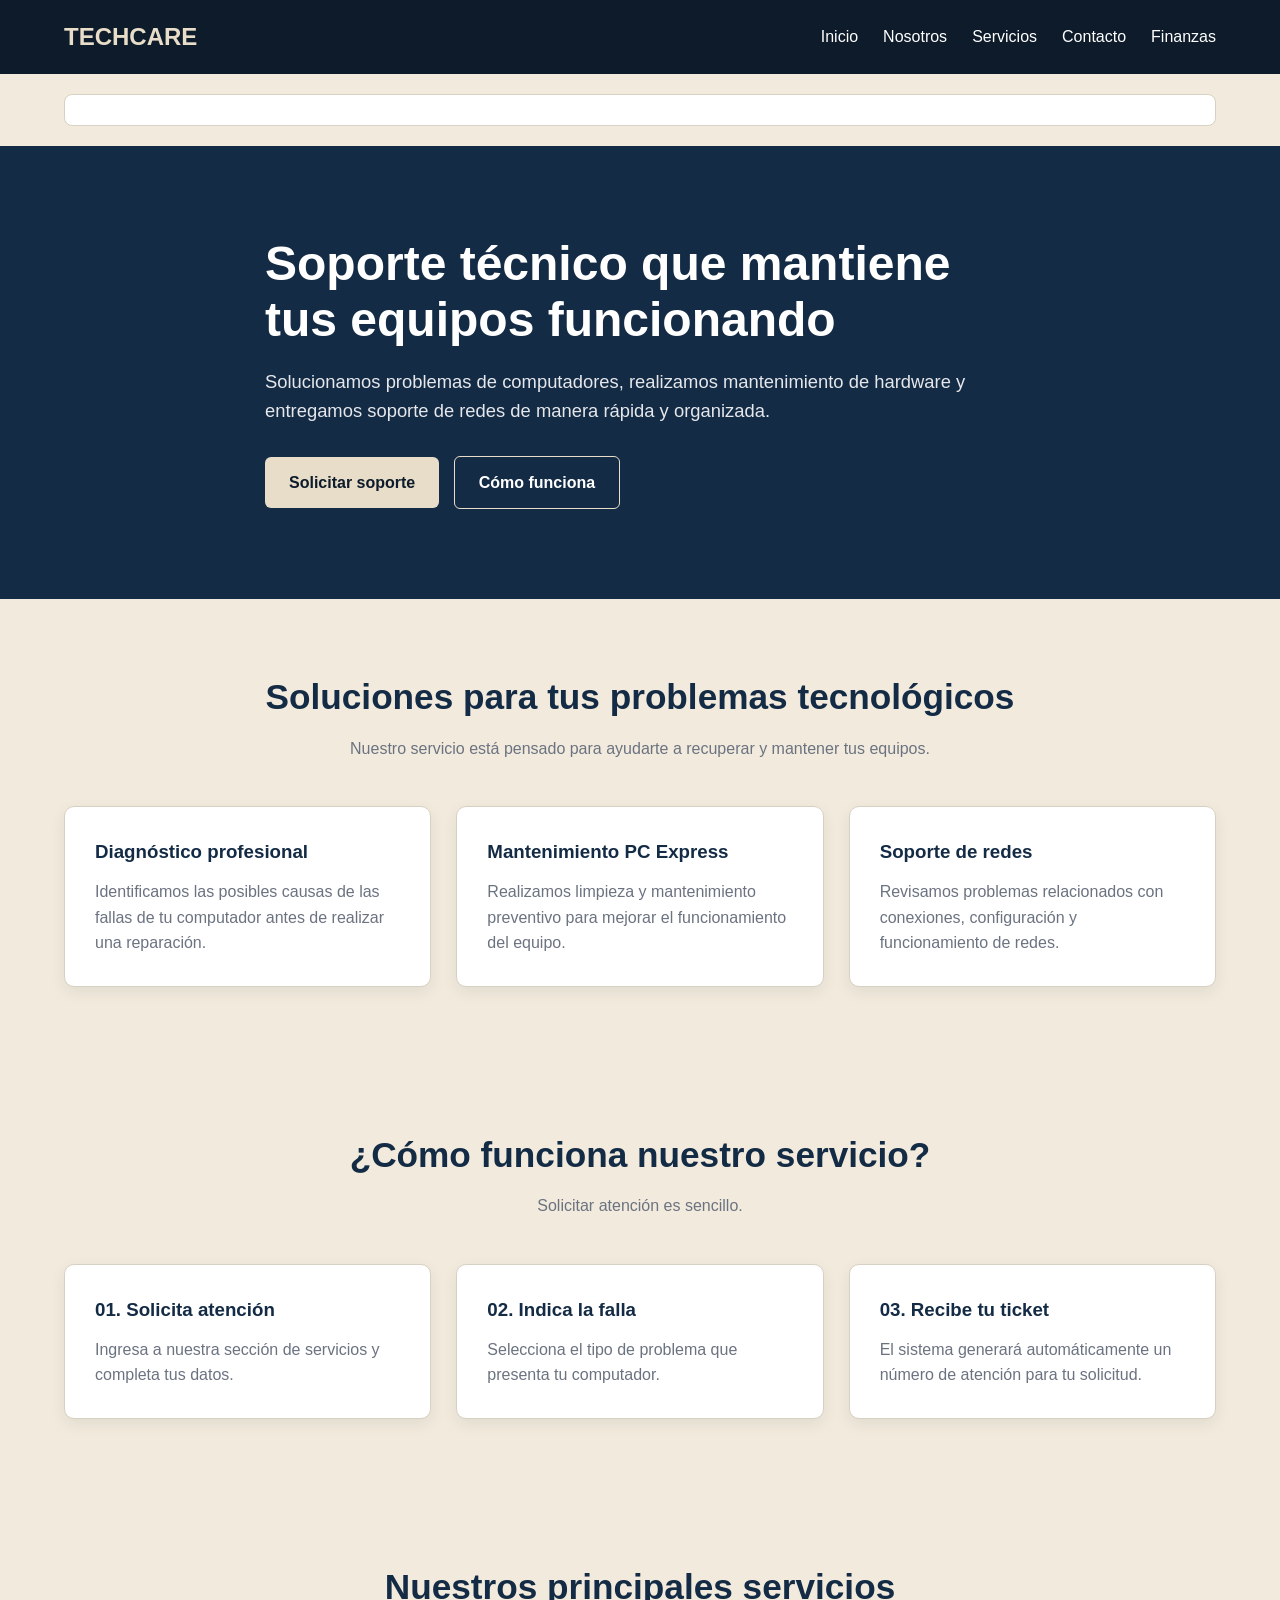
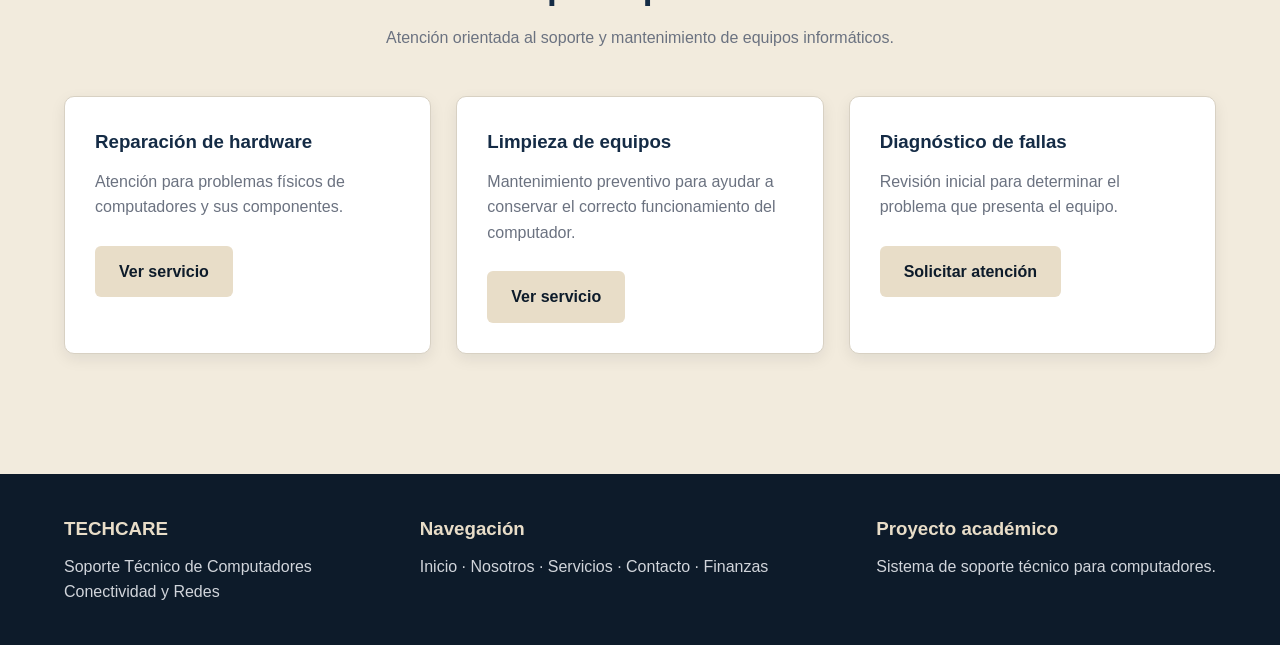
<file: index.html>
<!DOCTYPE html>
<html lang="en">
<head>
    <meta charset="UTF-8">
    <meta name="viewport" content="width=device-width, initial-scale=1.0">
    <meta name="author" content="Mariangel Camargo">
    <meta name="descripcion" content="Centro lider en soporte técnico de computadores y mantenimiento PC express con atención profecional de hardware.">
    <meta name="keywords" content="Soporte tecnico computadores, mantenimiento pc, reparación liceo, soporte de redes">
    <link rel="stylesheet" href="css/style.css">
    <title>Soporte Técnico de computadores </title>
</head>
<body>

    <header>
        <div class="container navbar">

            <div class="logo">
                TECHCARE
            </div>

            <nav>
                <ul class="nav-links">
                    <li><a href="index.html">Inicio</a></li>
                    <li><a href="nosotros (2).html">Nosotros</a></li>
                    <li><a href="servicios (2).html">Servicios</a></li>
                    <li><a href="contacto (2).html">Contacto</a></li>
                    <li><a href="finanzas (2).html">Finanzas</a></li>
                </ul>
            </nav>

        </div>
    </header>


        <main>
            <div id="estado-sistema" class="estado-sistema">
            </div>


        <section class="hero">

            <div class="container hero-content">

                <h1>
                    Soporte técnico que mantiene tus equipos funcionando
                </h1>

                <p>
                    Solucionamos problemas de computadores, realizamos
                    mantenimiento de hardware y entregamos soporte de redes
                    de manera rápida y organizada.
                </p>

                <a href="servicios (2).html" class="btn btn-primary">
                    Solicitar soporte
                </a>

                <a href="#como-funciona" class="btn btn-secondary">
                    Cómo funciona
                </a>

            </div>

        </section>

        <section class="section">

            <div class="container">

                <div class="section-title">

                    <h2>
                        Soluciones para tus problemas tecnológicos
                    </h2>

                    <p>
                        Nuestro servicio está pensado para ayudarte a
                        recuperar y mantener tus equipos.
                    </p>

                </div>


                <div class="cards">

                    <article class="card">

                        <h3>
                            Diagnóstico profesional
                        </h3>

                        <p>
                            Identificamos las posibles causas de las fallas
                            de tu computador antes de realizar una reparación.
                        </p>

                    </article>


                    <article class="card">

                        <h3>
                            Mantenimiento PC Express
                        </h3>

                        <p>
                            Realizamos limpieza y mantenimiento preventivo
                            para mejorar el funcionamiento del equipo.
                        </p>

                    </article>


                    <article class="card">

                        <h3>
                            Soporte de redes
                        </h3>

                        <p>
                            Revisamos problemas relacionados con conexiones,
                            configuración y funcionamiento de redes.
                        </p>

                    </article>

                </div>

            </div>

        </section>

        <section class="section" id="como-funciona">

            <div class="container">

                <div class="section-title">

                    <h2>
                        ¿Cómo funciona nuestro servicio?
                    </h2>

                    <p>
                        Solicitar atención es sencillo.
                    </p>

                </div>


                <div class="cards">

                    <article class="card">

                        <h3>01. Solicita atención</h3>

                        <p>
                            Ingresa a nuestra sección de servicios y
                            completa tus datos.
                        </p>

                    </article>


                    <article class="card">

                        <h3>02. Indica la falla</h3>

                        <p>
                            Selecciona el tipo de problema que presenta
                            tu computador.
                        </p>

                    </article>


                    <article class="card">

                        <h3>03. Recibe tu ticket</h3>

                        <p>
                            El sistema generará automáticamente un número
                            de atención para tu solicitud.
                        </p>

                    </article>

                </div>

            </div>

        </section>

        <section class="section">

            <div class="container">

                <div class="section-title">

                    <h2>
                        Nuestros principales servicios
                    </h2>

                    <p>
                        Atención orientada al soporte y mantenimiento
                        de equipos informáticos.
                    </p>

                </div>


                <div class="cards">

                    <article class="card">

                        <h3>
                            Reparación de hardware
                        </h3>

                        <p>
                            Atención para problemas físicos de computadores
                            y sus componentes.
                        </p>

                        <br>

                        <a href="servicios (2).html" class="btn btn-primary">
                            Ver servicio
                        </a>

                    </article>


                    <article class="card">

                        <h3>
                            Limpieza de equipos
                        </h3>

                        <p>
                            Mantenimiento preventivo para ayudar a conservar
                            el correcto funcionamiento del computador.
                        </p>

                        <br>

                        <a href="servicios (2).html" class="btn btn-primary">
                            Ver servicio
                        </a>

                    </article>


                    <article class="card">

                        <h3>
                            Diagnóstico de fallas
                        </h3>

                        <p>
                            Revisión inicial para determinar el problema
                            que presenta el equipo.
                        </p>

                        <br>

                        <a href="servicios (2).html" class="btn btn-primary">
                            Solicitar atención
                        </a>

                    </article>

                </div>

            </div>

        </section>

        

    </main>

    <footer>

        <div class="container footer-content">

            <div>

                <h3>
                    TECHCARE
                </h3>

                <p>
                    Soporte Técnico de Computadores
                </p>

                <p>
                    Conectividad y Redes
                </p>

            </div>


            <div>

                <h3>
                    Navegación
                </h3>

                <p>
                    Inicio · Nosotros · Servicios · Contacto · Finanzas
                </p>

            </div>


            <div>

                <h3>
                    Proyecto académico
                </h3>

                <p>
                    Sistema de soporte técnico para computadores.
                </p>

            </div>

        </div>

    </footer>


</body>

</html>
</file>
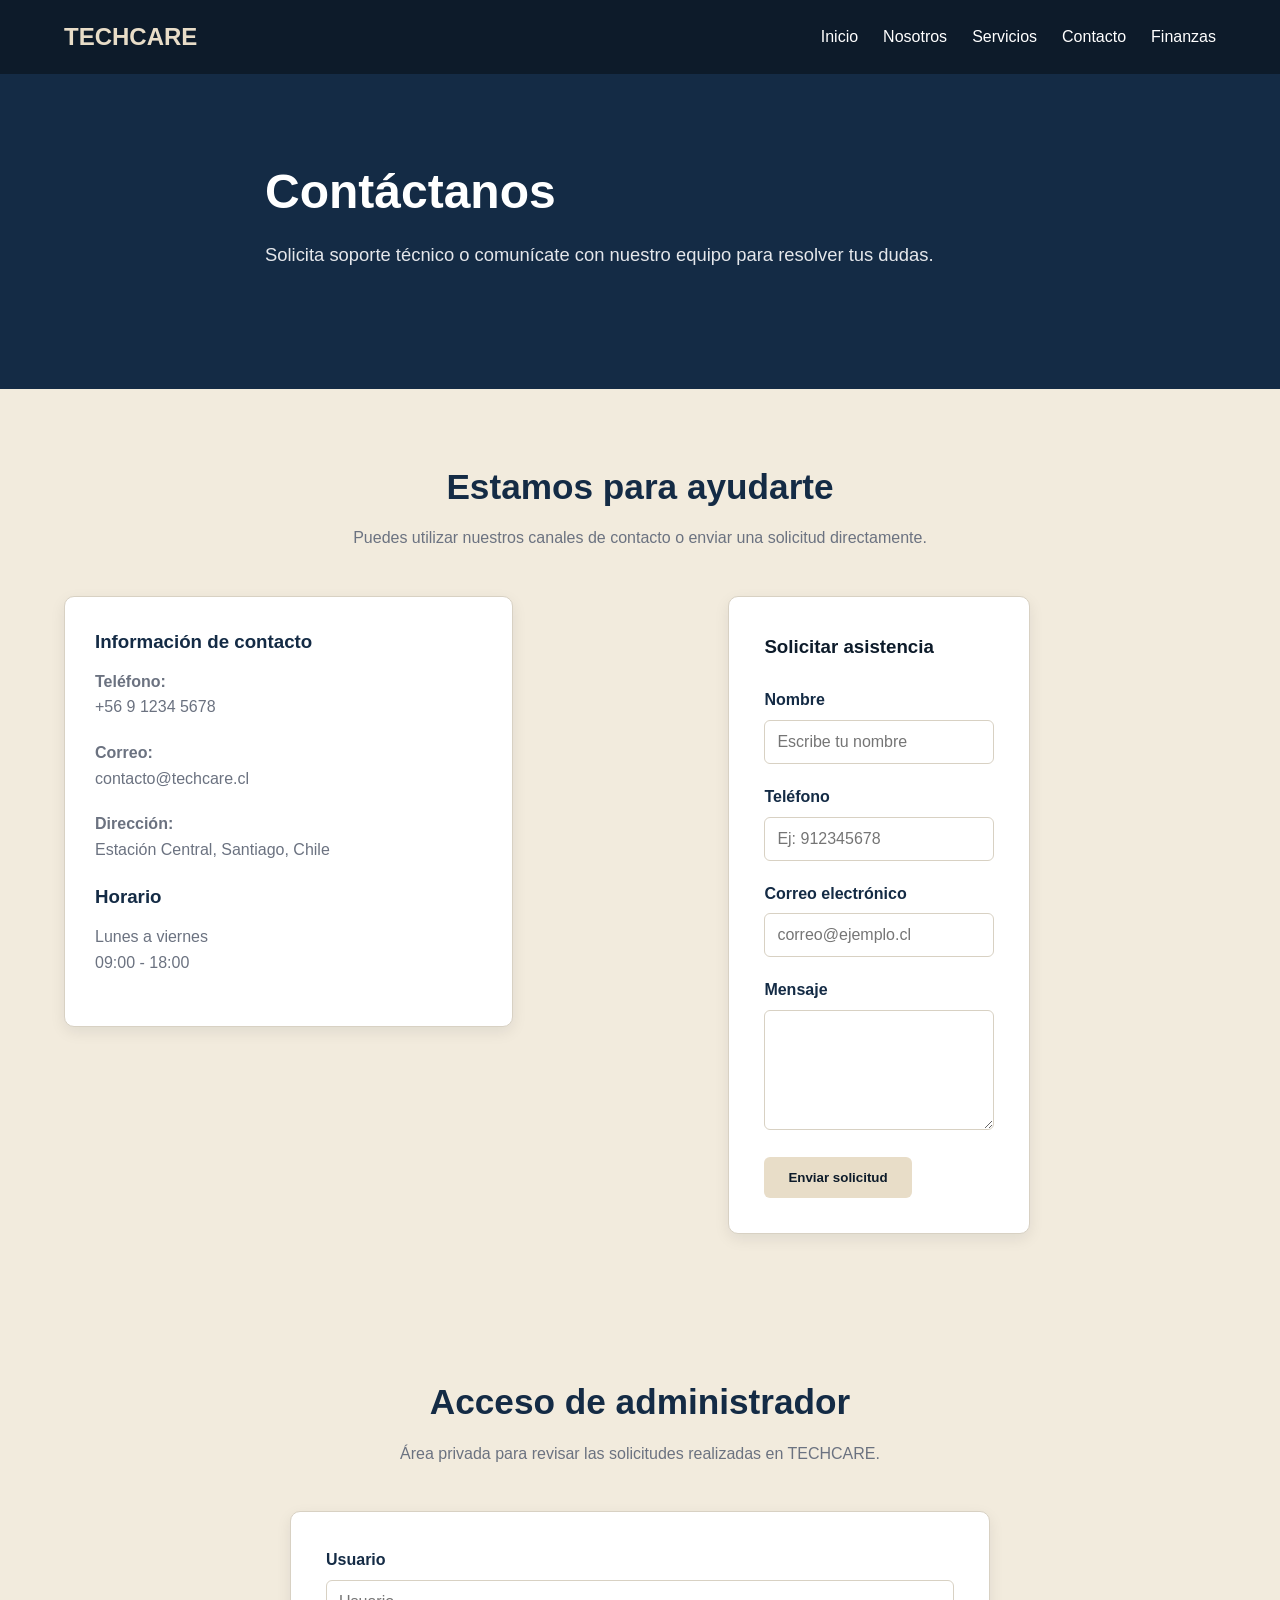
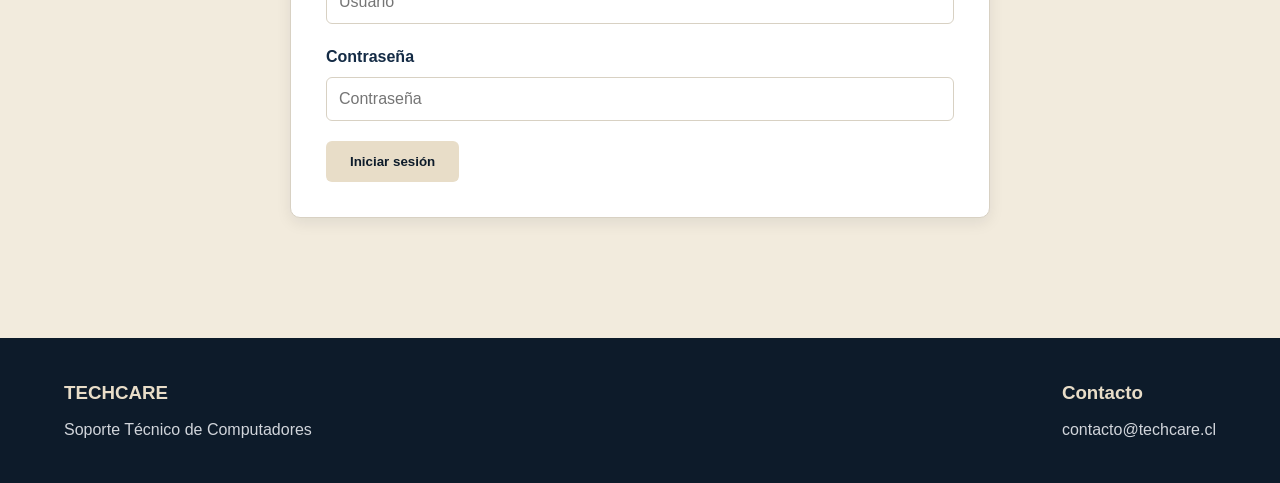
<file: contacto (2).html>
<!DOCTYPE html>
<html lang="en">
<head>
    <meta charset="UTF-8">
    <meta name="viewport" content="width=device-width, initial-scale=1.0">
    <meta name="author" content="Mariangel Camargo">
    <meta name="descripcion" content="Ponte en contacto con nuestro equipo de expertos para consultas sobre nuestros servicios técnico de computadores, redes y mantenimiento PC ¡Escríbenos Ahora!.">
    <meta name="keywords" content="Soporte tecnico computadores, mantenimiento pc, reparación liceo, soporte de redes">
    <link rel="stylesheet" href="css/style.css">
    <title>Soporte Técnico de computadores</title>
</head>
<body>

    <header>
        <div class="container navbar">

            <a href="index.html" class="logo">TECHCARE</a>

            <nav>
                <ul class="nav-links">
                    <li><a href="index.html">Inicio</a></li>
                    <li><a href="nosotros (2).html">Nosotros</a></li>
                    <li><a href="servicios (2).html">Servicios</a></li>
                    <li><a href="contacto (2).html">Contacto</a></li>
                    <li><a href="finanzas (2).html">Finanzas</a></li>
                </ul>
            </nav>

        </div>
    </header>


    <main>

        <section class="hero">

            <div class="container hero-content">

                <h1>Contáctanos</h1>

                <p>
                    Solicita soporte técnico o comunícate con nuestro
                    equipo para resolver tus dudas.
                </p>

            </div>

        </section>


        <section class="section">

            <div class="container">

                <div class="section-title">

                    <h2>Estamos para ayudarte</h2>

                    <p>
                        Puedes utilizar nuestros canales de contacto
                        o enviar una solicitud directamente.
                    </p>

                </div>


                <div class="contact-grid">


                    <!-- INFORMACIÓN DE CONTACTO -->

                    <div class="card">

                        <h3>Información de contacto</h3>

                        <p>
                            <strong>Teléfono:</strong><br>
                            +56 9 1234 5678
                        </p>

                        <p>
                            <strong>Correo:</strong><br>
                            contacto@techcare.cl
                        </p>

                        <p>
                            <strong>Dirección:</strong><br>
                            Estación Central, Santiago, Chile
                        </p>

                        <h3>Horario</h3>

                        <p>
                            Lunes a viernes<br>
                            09:00 - 18:00
                        </p>

                    </div>


                    <!-- FORMULARIO -->

                    <div class="form-container">

                        <h3>Solicitar asistencia</h3>

                        <br>

                        <form id="contacto-form">

                            <div class="form-group">

                                <label for="nombre">
                                    Nombre
                                </label>

                                <input
                                    type="text"
                                    id="nombre"
                                    name="nombre"
                                    placeholder="Escribe tu nombre">

                            </div>


                            <div class="form-group">

                                <label for="telefono">
                                    Teléfono
                                </label>

                                <input
                                    type="text"
                                    id="telefono"
                                    name="telefono"
                                    placeholder="Ej: 912345678">

                            </div>


                            <div class="form-group">

                                <label for="correo">
                                    Correo electrónico
                                </label>

                                <input
                                    type="email"
                                    id="correo"
                                    name="correo"
                                    placeholder="correo@ejemplo.cl">

                            </div>


                            <div class="form-group">

                                <label for="mensaje">
                                    Mensaje
                                </label>

                                <textarea
                                    id="mensaje"
                                    name="mensaje"
                                    placeholder="Describe tu problema">
                                </textarea>

                            </div>


                            <div
                                id="error-contacto"
                                class="error-message">
                            </div>


                            <button
                                type="submit"
                                class="btn btn-primary">
                                Enviar solicitud
                            </button>


                            <div
                                id="exito-contacto"
                                class="success-message">
                            </div>

                        </form>

                    </div>

                </div>

            </div>

        </section>


        <!-- LOGIN ADMINISTRADOR -->

        <section class="section">

            <div class="container">

                <div class="section-title">

                    <h2>Acceso de administrador</h2>

                    <p>
                        Área privada para revisar las solicitudes
                        realizadas en TECHCARE.
                    </p>

                </div>


                <div class="form-container">

                    <form id="login-form">

                        <div class="form-group">

                            <label for="usuario">
                                Usuario
                            </label>

                            <input
                                type="text"
                                id="usuario"
                                placeholder="Usuario">

                        </div>


                        <div class="form-group">

                            <label for="password">
                                Contraseña
                            </label>

                            <input
                                type="password"
                                id="password"
                                placeholder="Contraseña">

                        </div>


                        <div
                            id="error-login"
                            class="error-message">
                        </div>


                        <button
                            type="submit"
                            class="btn btn-primary">
                            Iniciar sesión
                        </button>

                    </form>

                </div>


                <!-- PANEL ADMINISTRADOR -->

                <div
                    id="admin-panel"
                    class="section"
                    style="display: none;">

                    <div class="section-title">

                        <h2>Panel de administrador</h2>

                        <p>
                            Solicitudes y servicios registrados.
                        </p>

                    </div>


                    <div class="table-container">

                        <table>

                            <thead>

                                <tr>
                                    <th>Servicio</th>
                                    <th>Precio</th>
                                    <th>Cantidad</th>
                                    <th>Total</th>
                                </tr>

                            </thead>

                            <tbody id="tabla-admin">
                            </tbody>

                        </table>

                    </div>

                </div>

            </div>

        </section>

    </main>


    <footer>

        <div class="container footer-content">

            <div>
                <h3>TECHCARE</h3>
                <p>Soporte Técnico de Computadores</p>
            </div>

            <div>
                <h3>Contacto</h3>
                <p>contacto@techcare.cl</p>
            </div>

        </div>

    </footer>


    <script src="js/app.js"></script>

</body>

</html>
</file>
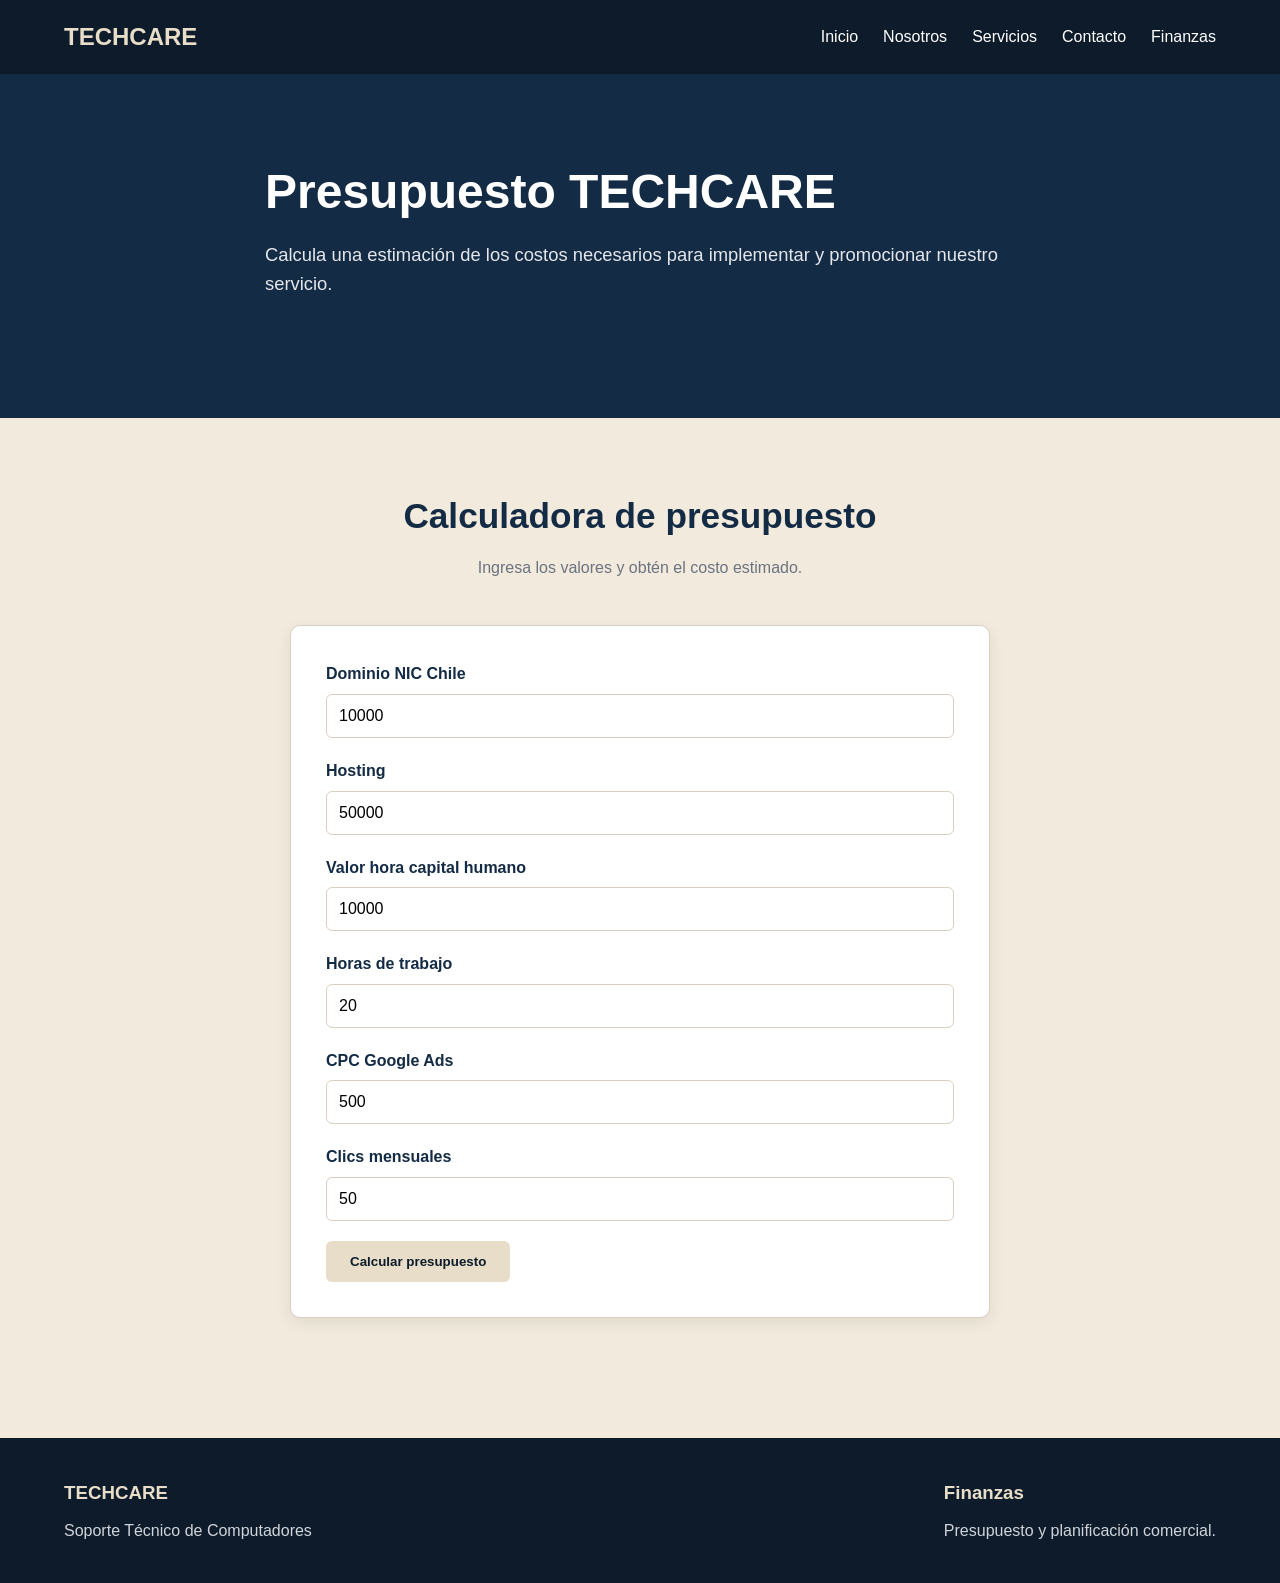
<file: finanzas (2).html>
<!DOCTYPE html>
<html lang="en">
<head>
    <meta charset="UTF-8">
    <meta name="viewport" content="width=device-width, initial-scale=1.0">
     <meta name="author" content="Mariangel Camargo">
    <meta name="descripcion" content="Descubre nuestros servicios de reparación hardware liceo, soporte técnico de computadores y mantenimiento PC con especialistas en taller.">
    <meta name="keywords" content="Soporte tecnico computadores, mantenimiento pc, reparación liceo, soporte de redes">
   <link rel="stylesheet" href="css/style.css">
    <title>Soporte Técnico de computadores</title>
</head>
<body>

    <header>
        <div class="container navbar">

            <a href="index.html" class="logo">TECHCARE</a>

            <nav>
                <ul class="nav-links">
                    <li><a href="index.html">Inicio</a></li>
                    <li><a href="nosotros (2).html">Nosotros</a></li>
                    <li><a href="servicios (2).html">Servicios</a></li>
                    <li><a href="contacto (2).html">Contacto</a></li>
                    <li><a href="finanzas (2).html">Finanzas</a></li>
                </ul>
            </nav>

        </div>
    </header>


    <main>

        <section class="hero">

            <div class="container hero-content">

                <h1>Presupuesto TECHCARE</h1>

                <p>
                    Calcula una estimación de los costos necesarios
                    para implementar y promocionar nuestro servicio.
                </p>

            </div>

        </section>


        <section class="section">

            <div class="container">

                <div class="section-title">

                    <h2>Calculadora de presupuesto</h2>

                    <p>
                        Ingresa los valores y obtén el costo estimado.
                    </p>

                </div>


                <div class="form-container">

                    <div class="form-group">

                        <label for="dominio">
                            Dominio NIC Chile
                        </label>

                        <input
                            type="number"
                            id="dominio"
                            value="10000"
                            min="0">

                    </div>


                    <div class="form-group">

                        <label for="hosting">
                            Hosting
                        </label>

                        <input
                            type="number"
                            id="hosting"
                            value="50000"
                            min="0">

                    </div>


                    <div class="form-group">

                        <label for="tarifa">
                            Valor hora capital humano
                        </label>

                        <input
                            type="number"
                            id="tarifa"
                            value="10000"
                            min="0">

                    </div>


                    <div class="form-group">

                        <label for="horas">
                            Horas de trabajo
                        </label>

                        <input
                            type="number"
                            id="horas"
                            value="20"
                            min="0">

                    </div>


                    <div class="form-group">

                        <label for="cpc">
                            CPC Google Ads
                        </label>

                        <input
                            type="number"
                            id="cpc"
                            value="500"
                            min="0">

                    </div>


                    <div class="form-group">

                        <label for="clics">
                            Clics mensuales
                        </label>

                        <input
                            type="number"
                            id="clics"
                            value="50"
                            min="0">

                    </div>


                    <div
                        id="error-finanzas"
                        class="error-message">
                    </div>


                    <button
                        id="calcular-presupuesto"
                        class="btn btn-primary"
                        type="button">

                        Calcular presupuesto

                    </button>


                    <div
                        id="resultado-finanzas"
                        class="success-message">
                    </div>


                    <div
                        id="advertencia-ads"
                        class="warning-message">
                    </div>

                </div>

            </div>

        </section>

    </main>


    <footer>

        <div class="container footer-content">

            <div>
                <h3>TECHCARE</h3>
                <p>Soporte Técnico de Computadores</p>
            </div>

            <div>
                <h3>Finanzas</h3>
                <p>Presupuesto y planificación comercial.</p>
            </div>

        </div>

    </footer>


    <script src="js/app.js"></script>

</body>

</html>
</file>
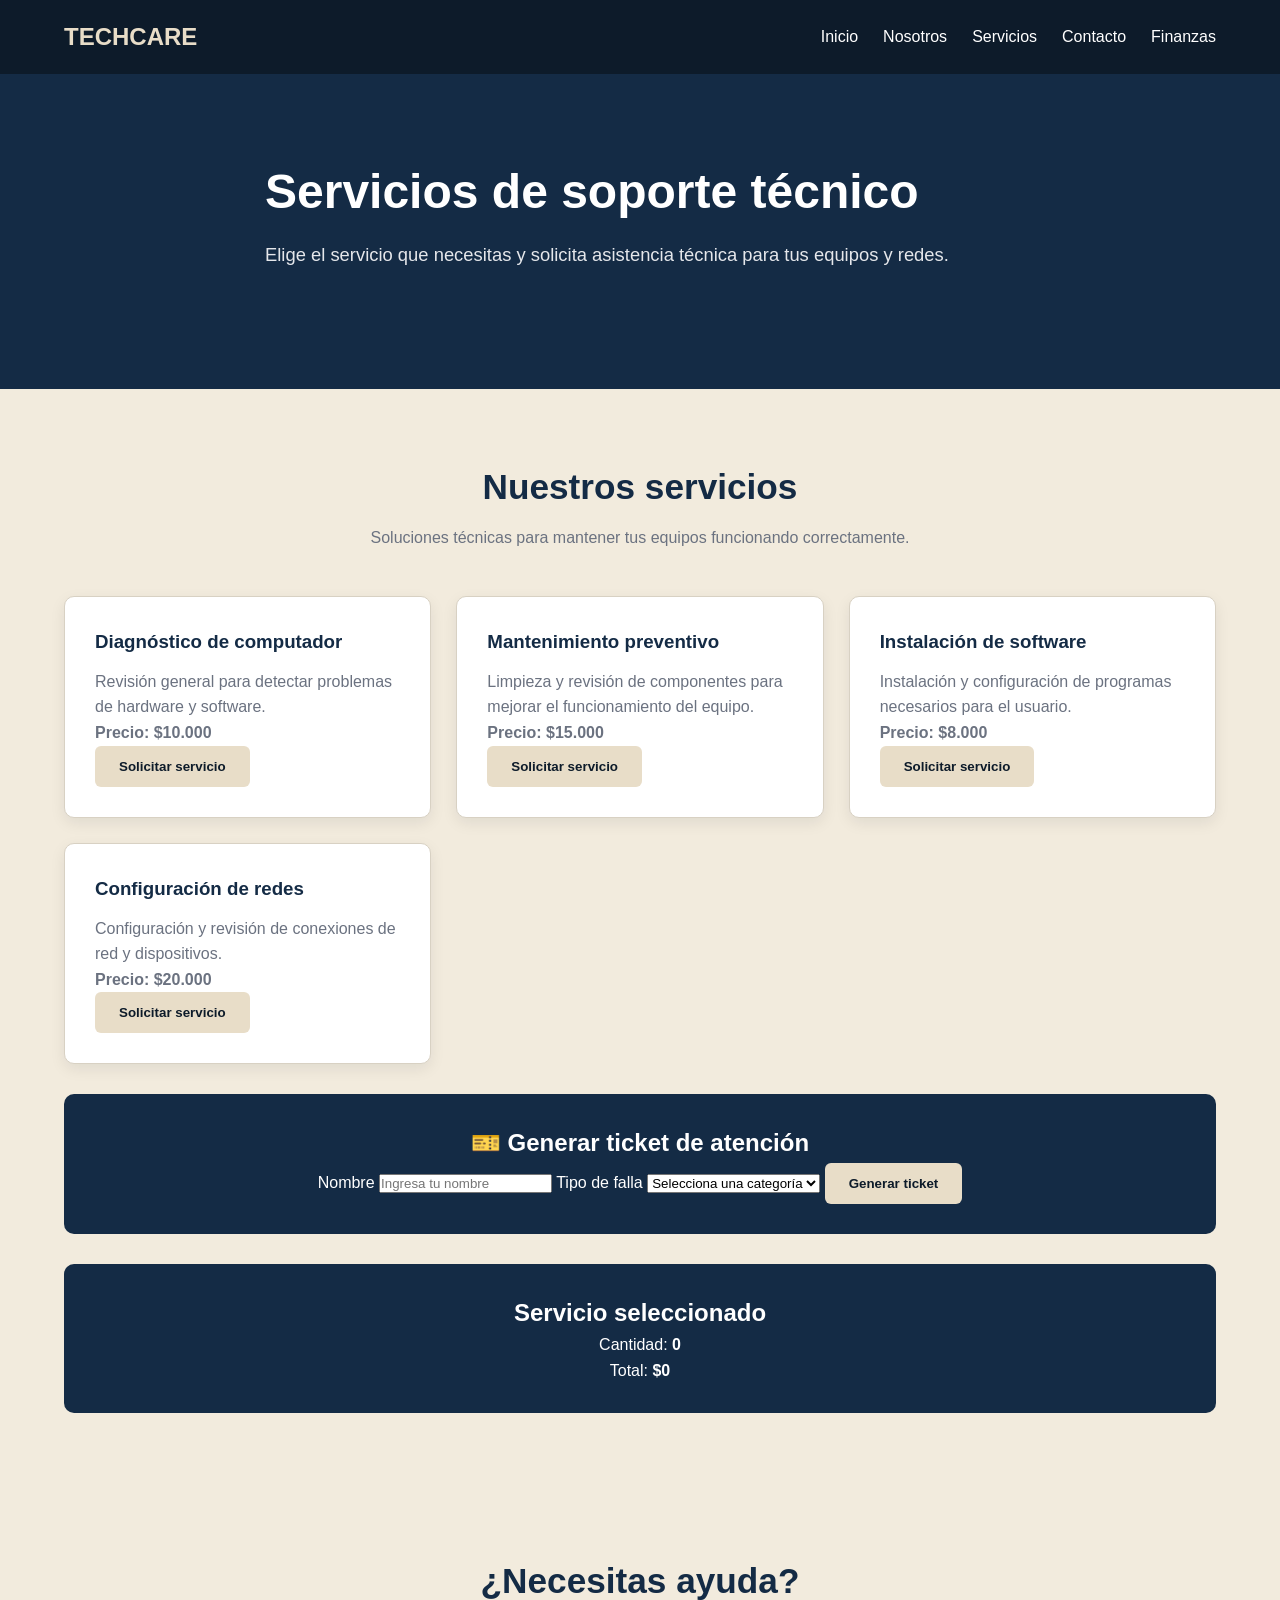
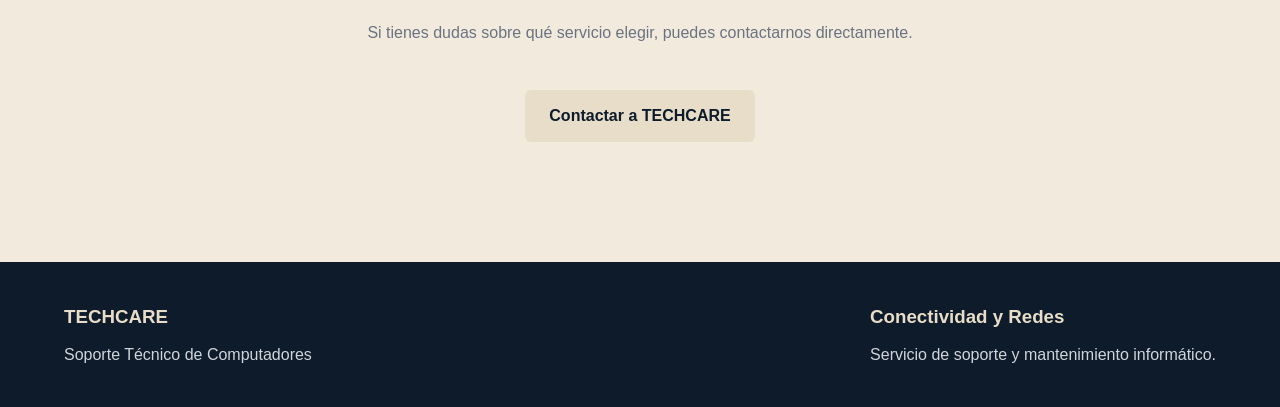
<file: servicios (2).html>
<!DOCTYPE html>
<html lang="en">

<head>
    <meta charset="UTF-8">
    <meta name="viewport" content="width=device-width, initial-scale=1.0">
    <meta name="author" content="Mariangel Camargo">
    <meta name="descripcion"
        content="Genera tu ticket de atención para revisión física de hardware, soporte técnico de computadores y mantenimiento PC de forma rápida y sencilla.">
    <meta name="keywords" content="Soporte tecnico computadores, mantenimiento pc, reparación liceo, soporte de redes">
    <link rel="stylesheet" href="css/style.css">
    <title>Soporte Técnico de computadores </title>
</head>

<body>

    <header>
        <div class="container navbar">

            <a href="index.html" class="logo">TECHCARE</a>

            <nav>
                <ul class="nav-links">
                    <li><a href="index.html">Inicio</a></li>
                    <li><a href="nosotros (2).html">Nosotros</a></li>
                    <li><a href="servicios (2).html">Servicios</a></li>
                    <li><a href="contacto (2).html">Contacto</a></li>
                    <li><a href="finanzas (2).html">Finanzas</a></li>
                </ul>
            </nav>

        </div>
    </header>

    <main>

        <section class="hero">
            <div class="container hero-content">

                <h1>Servicios de soporte técnico</h1>

                <p>
                    Elige el servicio que necesitas y solicita asistencia
                    técnica para tus equipos y redes.
                </p>

            </div>
        </section>


        <section class="section">

            <div class="container">

                <div class="section-title">

                    <h2>Nuestros servicios</h2>

                    <p>
                        Soluciones técnicas para mantener tus equipos
                        funcionando correctamente.
                    </p>

                </div>




                <div class="cards" id="servicios-container">
                </div>

                <div class="ticket">
                    <h2>🎫 Generar ticket de atención</h2>

                    <label for="nombre-ticket">Nombre</label>
                    <input type="text" id="nombre-ticket" placeholder="Ingresa tu nombre">

                    <label for="tipo-falla">Tipo de falla</label>
                    <select id="tipo-falla">
                        <option value="">Selecciona una categoría</option>

                        <option value="Hardware">Hardware</option>
                        <option value="Software">Software</option>
                        <option value="Redes">Redes</option>
                        <option value="Limpieza">Limpieza</option>
                    </select>


                    <button id="generar-ticket" class="btn btn-primary">
                        Generar ticket
                    </button>

                    <p id="error-ticket" class="error-message"></p>
                </div>

                <div id="ticket-generado" class="ticket" style="display: none;">
                    <h2>🎫 Ticket generado</h2>
                    <p id="datos-ticket"></p>
                    <p id="numero-ticket"></p>
                    <p id="espera-ticket"></p>
                </div>


                <div class="ticket" id="resumen-servicios">

                    <h2>Servicio seleccionado</h2>

                    <p id="servicio-seleccionado"></p>

                    <p>
                        Cantidad:
                        <strong id="cantidad-servicio">0</strong>
                    </p>

                    <p>
                        Total:
                        <strong id="total-servicio">$0</strong>
                    </p>

                </div>

            </div>

        </section>


        <section class="section">

            <div class="container">

                <div class="section-title">

                    <h2>¿Necesitas ayuda?</h2>

                    <p>
                        Si tienes dudas sobre qué servicio elegir,
                        puedes contactarnos directamente.
                    </p>

                </div>

                <div style="text-align: center;">

                    <a href="contacto (2).html" class="btn btn-primary">
                        Contactar a TECHCARE
                    </a>

                </div>

            </div>

        </section>

    </main>


    <footer>

        <div class="container footer-content">

            <div>
                <h3>TECHCARE</h3>
                <p>Soporte Técnico de Computadores</p>
            </div>

            <div>
                <h3>Conectividad y Redes</h3>
                <p>Servicio de soporte y mantenimiento informático.</p>
            </div>

        </div>

    </footer>


    <script src="js/app.js"></script>

</body>

</html>
</file>
<file: css/style.css>
* {
    margin: 0;
    padding: 0;
    box-sizing: border-box;
}

:root {
    --azul-oscuro: #142b45;
    --azul-profundo: #0d1b2a;
    --azul-medio: #285a7a;
    --crema: #e8ddc8;
    --crema-claro: #f2ebdd;
    --blanco: #ffffff;
    --gris: #6b7280;
    --borde: #d8d1c3;
}

body {
    font-family: Arial, Helvetica, sans-serif;
    background-color: var(--crema-claro);
    color: var(--azul-profundo);
    line-height: 1.6;
}

a {
    text-decoration: none;
    color: inherit;
}

ul {
    list-style: none;
}

img {
    max-width: 100%;
    display: block;
}



.container {
    width: 90%;
    max-width: 1200px;
    margin: 0 auto;
}



header {
    background-color: var(--azul-profundo);
    color: var(--blanco);
    padding: 18px 0;
    position: sticky;
    top: 0;
    z-index: 1000;
}

.navbar {
    display: flex;
    justify-content: space-between;
    align-items: center;
}

.logo {
    font-size: 1.5rem;
    font-weight: bold;
    color: var(--crema);
}

.nav-links {
    display: flex;
    gap: 25px;
}

.nav-links a {
    color: var(--blanco);
    font-weight: 500;
    transition: 0.3s;
}

.nav-links a:hover {
    color: var(--crema);
}



.hero {
    background-color: var(--azul-oscuro);
    color: var(--blanco);
    padding: 90px 0;
}

.hero-content {
    max-width: 750px;
}

.hero h1 {
    font-size: 3rem;
    line-height: 1.15;
    margin-bottom: 20px;
}

.hero p {
    font-size: 1.15rem;
    color: #e5e7eb;
    margin-bottom: 30px;
}



.btn {
    display: inline-block;
    padding: 13px 24px;
    border-radius: 6px;
    font-weight: bold;
    transition: 0.3s;
    cursor: pointer;
    border: none;
}

.btn-primary {
    background-color: var(--crema);
    color: var(--azul-profundo);
}

.btn-primary:hover {
    background-color: var(--blanco);
}

.btn-secondary {
    background-color: transparent;
    color: var(--blanco);
    border: 1px solid var(--crema);
    margin-left: 10px;
}

.btn-secondary:hover {
    background-color: var(--crema);
    color: var(--azul-profundo);
}



.section {
    padding: 70px 0;
}

.section-title {
    text-align: center;
    margin-bottom: 45px;
}

.section-title h2 {
    font-size: 2.2rem;
    color: var(--azul-oscuro);
    margin-bottom: 10px;
}

.section-title p {
    color: var(--gris);
}



.cards {
    display: grid;
    grid-template-columns: repeat(3, 1fr);
    gap: 25px;
}

.card {
    background-color: var(--blanco);
    border: 1px solid var(--borde);
    border-radius: 10px;
    padding: 30px;
    box-shadow: 0 5px 15px rgba(13, 27, 42, 0.08);
    transition: 0.3s;
}

.card:hover {
    transform: translateY(-5px);
    box-shadow: 0 10px 25px rgba(13, 27, 42, 0.12);
}

.card h3 {
    color: var(--azul-oscuro);
    margin-bottom: 12px;
}

.card p {
    color: var(--gris);
}


.form-container {
    max-width: 700px;
    margin: 0 auto;
    background-color: var(--blanco);
    padding: 35px;
    border-radius: 10px;
    border: 1px solid var(--borde);
    box-shadow: 0 5px 15px rgba(13, 27, 42, 0.08);
}

.form-group {
    margin-bottom: 20px;
}

.form-group label {
    display: block;
    margin-bottom: 7px;
    font-weight: bold;
    color: var(--azul-oscuro);
}

.form-group input,
.form-group select,
.form-group textarea {
    width: 100%;
    padding: 12px;
    border: 1px solid var(--borde);
    border-radius: 6px;
    font-size: 1rem;
    font-family: inherit;
}

.form-group textarea {
    min-height: 120px;
    resize: vertical;
}

.form-group input:focus,
.form-group select:focus,
.form-group textarea:focus {
    outline: none;
    border-color: var(--azul-medio);
}


.error-message {
    color: #9b2c2c;
    background-color: #f8dddd;
    padding: 12px;
    border-radius: 6px;
    margin-bottom: 15px;
    display: none;
}

.success-message {
    color: #245c3a;
    background-color: #dcefe3;
    padding: 15px;
    border-radius: 6px;
    margin-top: 20px;
    display: none;
}



.ticket {
    margin-top: 30px;
    background-color: var(--azul-oscuro);
    color: var(--blanco);
    padding: 30px;
    border-radius: 10px;
    text-align: center;
    display: block;
}

.ticket-number {
    font-size: 3rem;
    font-weight: bold;
    color: var(--crema);
    margin: 15px 0;
}


.table-container {
    overflow-x: auto;
}

table {
    width: 100%;
    border-collapse: collapse;
    background-color: var(--blanco);
}

th,
td {
    padding: 14px;
    text-align: left;
    border-bottom: 1px solid var(--borde);
}

th {
    background-color: var(--azul-oscuro);
    color: var(--blanco);
}


footer {
    background-color: var(--azul-profundo);
    color: var(--blanco);
    padding: 40px 0;
    margin-top: 50px;
}

.footer-content {
    display: flex;
    justify-content: space-between;
    gap: 30px;
}

footer h3 {
    color: var(--crema);
    margin-bottom: 10px;
}

footer p {
    color: #d1d5db;
}


@media (max-width: 768px) {

    .navbar {
        flex-direction: column;
        gap: 15px;
    }

    .nav-links {
        flex-wrap: wrap;
        justify-content: center;
        gap: 15px;
    }

    .hero {
        padding: 60px 0;
    }

    .hero h1 {
        font-size: 2.2rem;
    }

    .cards {
        grid-template-columns: 1fr;
    }

    .footer-content {
        flex-direction: column;
    }

    .btn-secondary {
        margin-left: 0;
        margin-top: 10px;
    }
}
#tecnicos-container .card img {
    width: 120px;
    height: 120px;
    object-fit: cover;
    border-radius: 50%;
    margin: 0 auto 20px;
    border: 4px solid var(--crema);
}

#tecnicos-container .card {
    text-align: center;
}

#tecnicos-container .card strong {
    color: var(--azul-medio);
}


.contact-grid {
    display: grid;
    grid-template-columns: 1fr 1.5fr;
    gap: 30px;
    align-items: start;
}

.contact-grid .card p {
    margin-bottom: 20px;
}



#admin-panel {
    margin-top: 40px;
}

@media (max-width: 480px) {

    .container {
        width: 92%;
    }

    .hero h1 {
        font-size: 1.9rem;
    }

    .section {
        padding: 50px 0;
    }

    .form-container {
        padding: 22px;
    }

    .contact-grid {
        grid-template-columns: 1fr;
    }

    .nav-links {
        gap: 10px;
        font-size: 0.9rem;
    }

    .btn {
        width: 100%;
        text-align: center;
    }

}
.warning-message {
    color: #7a5a00;
    background-color: #fff3b0;
    border: 1px solid #e0c200;
    padding: 15px;
    margin-top: 20px;
    border-radius: 6px;
    display: none;
    font-weight: bold;
}
.estado-sistema {
    width: 90%;
    max-width: 1200px;
    margin: 20px auto;
    padding: 15px;
    border: 1px solid var(--borde);
    border-radius: 8px;
    background-color: var(--blanco);
    color: var(--azul-oscuro);
    text-align: center;
    font-weight: bold;
}

.estado-admin {
    color: #245c3a;
}

.estado-servicio {
    color: var(--azul-medio);
}
</file>
